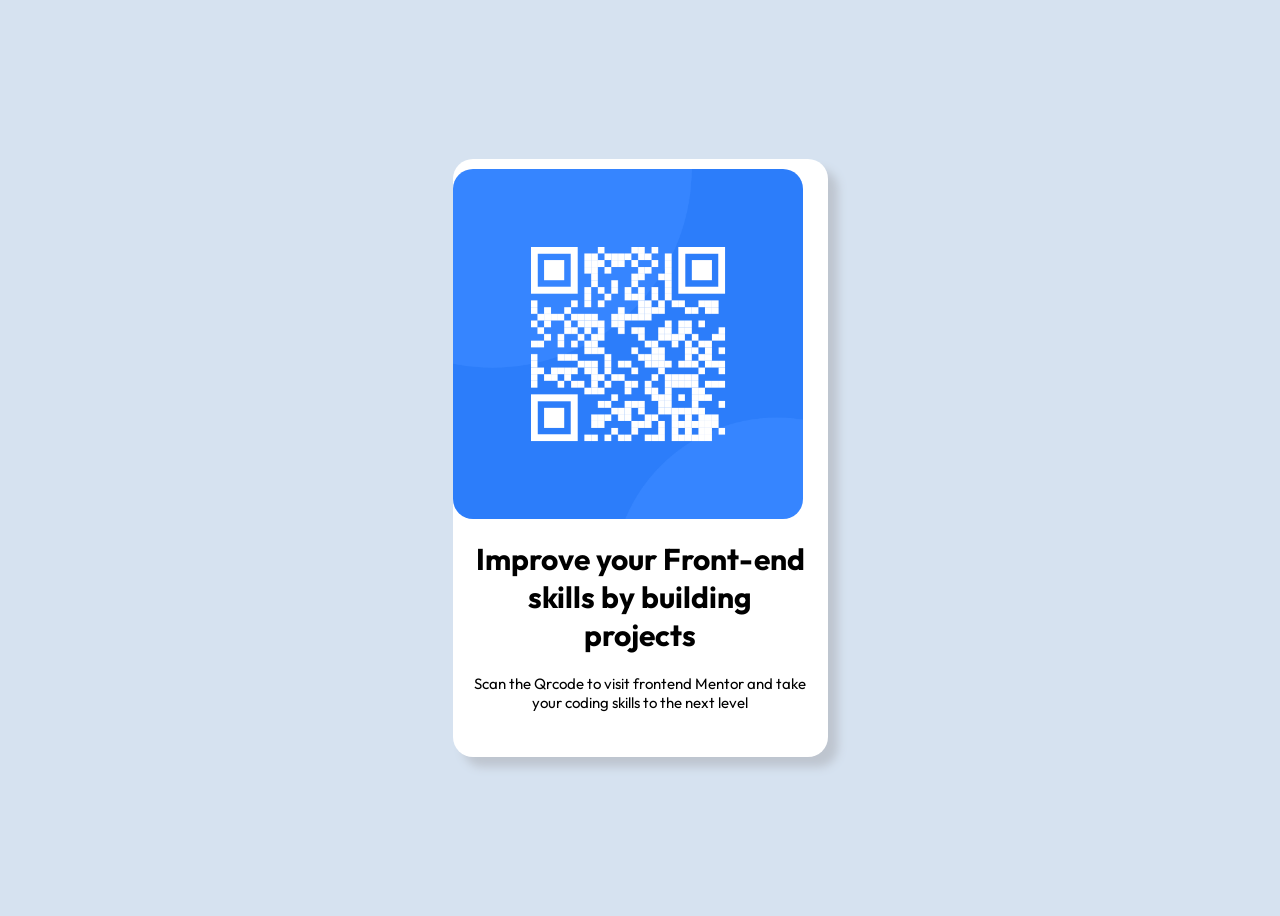
<file: qrcode.html>
<!DOCTYPE html>
<html lang="en">
<head>
    <meta charset="UTF-8">
    <meta name="viewport" content="width=device-width, initial-scale=1.0">
    <title>Document</title>
    <link rel="preconnect" href="https://fonts.googleapis.com">
<link rel="preconnect" href="https://fonts.gstatic.com" crossorigin>
<link href="https://fonts.googleapis.com/css2?family=Outfit:wght@100..900&display=swap" rel="stylesheet">
</head>
<style>
    body{
        background-color:  hsl(212, 45%, 89%);
        font-family: "open Sans",Arial, Helvetica, sans-serif;
    }

    .container{
        height: 100vh;
        display: flex;
        justify-content: center;
        align-items: center;
    }
   
    .qrcode{
        background-color: hsl(0, 0%, 100%);
        border-radius: 20px;
        box-shadow: 10px 10px 10px hsl(216, 15%, 78%); 
        width:375px;
    }
    .Qrpic{
        width: 350px;
        border-radius: 20px;
        margin-top: 10px;
        display: flex;
        justify-self: center;
    }
    .tex{
        margin: 20px;
        padding-bottom: 10px;
        font-size: 15px;
        font-family: Outfit,Arial, Helvetica, sans-serif;
        text-align: center;
    }

</style>
<body>
    <div class="container">
        <div class="qrcode">
            <img class="Qrpic" src="/images/image-qr-code.png">
            <div class="tex">
                <h1>Improve your Front-end skills by building projects</h1>
                <p>Scan the Qrcode to visit frontend Mentor and take your coding
                skills to the next level
                </p>
            </div>
        </div>
    </div>  
</body>
</html>
</file>
